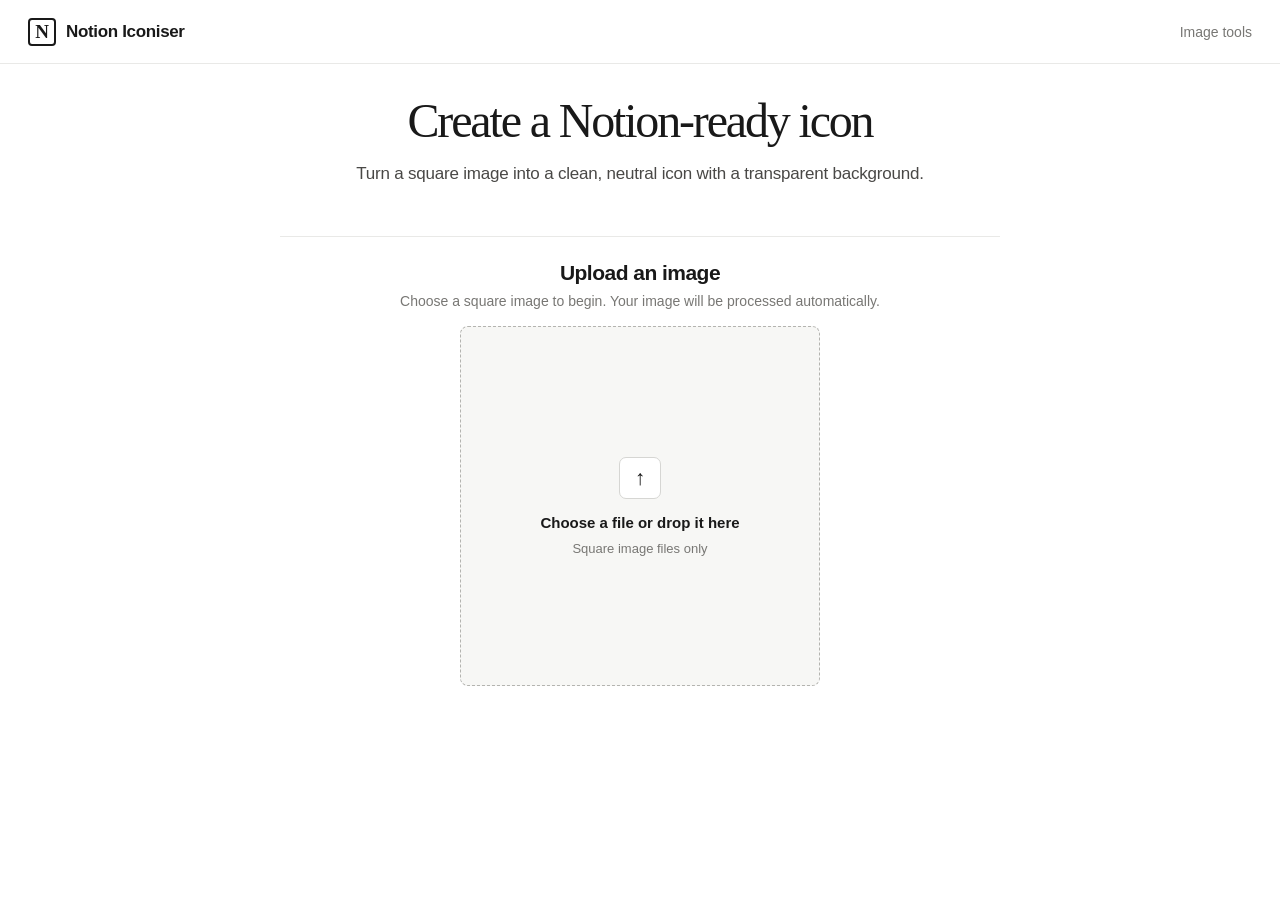
<file: index.html>
<!DOCTYPE html>
<html lang="en">
<head>
    <meta charset="UTF-8">
    <meta name="viewport" content="width=device-width, initial-scale=1.0">
    <title>Notion Iconiser</title>
    <link rel="stylesheet" href="assets/styles/main.css">
</head>
<body>
    <header class="site-header">
        <a class="brand" href="index.html"><span class="brand-mark">N</span><span>Notion Iconiser</span></a>
        <span class="header-label">Image tools</span>
    </header>
    <main class="page-shell">
        <article class="content">
            <h1 id="pageTitle">Create a Notion-ready icon</h1>
            <p class="lede" id="pageDescription">Turn a square image into a clean, neutral icon with a transparent background.</p>
            <div class="divider"></div>
            <section id="upload">
                <h2 class="section-title" id="sectionTitle">Upload an image</h2>
                <p class="section-copy" id="sectionDescription">Choose a square image to begin. Your image will be processed automatically.</p>
                <button class="upload-area" id="uploadButton" type="button">
                    <span class="upload-prompt" id="uploadPrompt">
                        <span class="upload-icon" aria-hidden="true">↑</span>
                        <span class="upload-title">Choose a file or drop it here</span>
                        <span class="upload-hint">Square image files only</span>
                    </span>
                    <img class="processing-image" id="processingImage" alt="Uploaded image preview" hidden>
                    <span class="processing-status" id="processingStatus" aria-live="polite" hidden></span>
                    <span class="error" id="errorMessage" hidden>Image must be a square</span>
                </button>
                <input type="file" id="imageInput" accept="image/*" hidden>
                <a class="primary-button result-download" id="resultDownload" download="iconised-image.png" hidden>Download image</a>
            </section>
        </article>
    </main>
    <script type="module" src="assets/scripts/app.js"></script>
</body>
</html>
</file>
<file: assets/styles/main.css>
:root {
    --ink: #191919;
    --muted: #787774;
    --line: #e9e9e7;
    --soft: #f7f7f5;
    --hover: #efefed;
    --blue: #2383e2;
    --red: #eb5757;
    --panel-size: 360px;
}

* { box-sizing: border-box; }

[hidden] { display: none !important; }

html, body { min-height: 100%; }

body {
    margin: 0;
    color: var(--ink);
    background: #fff;
    font-family: ui-sans-serif, -apple-system, BlinkMacSystemFont, "Segoe UI", Helvetica, Arial, sans-serif;
    -webkit-font-smoothing: antialiased;
}

button, input { font: inherit; }

.site-header {
    height: 64px;
    display: flex;
    align-items: center;
    justify-content: space-between;
    padding: 0 28px;
    border-bottom: 1px solid var(--line);
    background: rgba(255, 255, 255, .96);
}

.brand {
    display: inline-flex;
    align-items: center;
    gap: 10px;
    color: var(--ink);
    font-size: 17px;
    font-weight: 650;
    text-decoration: none;
    letter-spacing: -.02em;
}

.brand-mark {
    width: 28px;
    height: 28px;
    display: grid;
    place-items: center;
    border: 2px solid var(--ink);
    border-radius: 4px;
    font-family: Georgia, serif;
    font-size: 19px;
    font-weight: 700;
    line-height: 1;
}

.header-label { color: var(--muted); font-size: 14px; }

.page-shell {
    width: min(720px, calc(100% - 48px));
    margin: 0 auto;
    padding: 32px 0 48px;
}

.processing-mode .page-shell {
    min-height: calc(100vh - 64px);
    display: grid;
    place-items: center;
    padding-block: 24px;
}

.processing-mode .content { width: 100%; }

.processing-mode #pageTitle,
.processing-mode #pageDescription,
.processing-mode .divider,
.processing-mode #sectionTitle,
.processing-mode #sectionDescription {
    display: none;
}

.content {
    min-width: 0;
    text-align: center;
}

#pageTitle,
#pageDescription,
.divider,
#sectionTitle,
#sectionDescription {
    transition: opacity .35s ease, transform .35s ease;
}

#pageTitle.is-hidden,
#pageDescription.is-hidden,
.divider.is-hidden,
#sectionTitle.is-hidden,
#sectionDescription.is-hidden {
    opacity: 0;
    transform: translateY(-8px);
}

h1 {
    margin: 0;
    max-width: 650px;
    font-family: Georgia, "Times New Roman", serif;
    font-size: clamp(40px, 4.5vw, 48px);
    font-weight: 500;
    line-height: 1.05;
    letter-spacing: -.045em;
    margin-inline: auto;
}

.lede {
    max-width: 650px;
    min-height: 50px;
    margin: 16px 0 0;
    color: #494846;
    font-size: 17px;
    line-height: 1.45;
    letter-spacing: -.012em;
    margin-inline: auto;
}

.divider { height: 1px; margin: 24px 0; background: var(--line); }

.section-title {
    margin: 0 0 6px;
    font-size: 21px;
    font-weight: 650;
    letter-spacing: -.025em;
}

.section-copy { margin: 0 0 14px; color: var(--muted); font-size: 14px; line-height: 1.5; }

.upload-area {
    width: min(100%, var(--panel-size));
    aspect-ratio: 1;
    display: flex;
    flex-direction: column;
    align-items: center;
    justify-content: center;
    gap: 10px;
    padding: 38px;
    border: 1px dashed #b4b4b0;
    border-radius: 8px;
    color: var(--ink);
    background: var(--soft);
    cursor: pointer;
    position: relative;
    overflow: hidden;
    transition: background .3s ease, border-color .3s ease, transform .5s cubic-bezier(.2, .8, .2, 1);
    margin-inline: auto;
}

.upload-area:not(.is-processing):not(.is-complete):hover,
.upload-area.is-dragging:not(.is-processing):not(.is-complete) {
    border-color: var(--ink);
    background: var(--hover);
}

.upload-area.is-processing {
    border-style: solid;
    border-color: var(--line);
    background: #1f1f1f;
    cursor: default;
}

.upload-area.is-complete {
    border-style: solid;
    border-color: var(--line);
    cursor: default;
    transform: translateY(0);
    background-image: linear-gradient(45deg, #eee 25%, transparent 25%), linear-gradient(-45deg, #eee 25%, transparent 25%), linear-gradient(45deg, transparent 75%, #eee 75%), linear-gradient(-45deg, transparent 75%, #eee 75%);
    background-size: 18px 18px;
    background-position: 0 0, 0 9px, 9px -9px, -9px 0;
}

.upload-prompt {
    display: flex;
    flex-direction: column;
    align-items: center;
    gap: 10px;
}

.processing-image {
    position: absolute;
    inset: 0;
    width: 100%;
    height: 100%;
    object-fit: contain;
    opacity: .38;
    transition: opacity .3s ease, transform .3s ease;
}

.is-complete .processing-image { opacity: 1; }
.processing-image.is-changing { opacity: 0; transform: scale(.98); }

.processing-status {
    position: relative;
    z-index: 1;
    max-width: 80%;
    padding: 9px 13px;
    border-radius: 6px;
    color: #fff;
    background: rgba(25, 25, 25, .72);
    font-size: 14px;
    font-weight: 600;
    line-height: 1.4;
    backdrop-filter: blur(6px);
    transition: opacity .25s ease, transform .25s ease;
}

.processing-status.is-leaving { opacity: 0; transform: translateY(-5px); }

.loading-dots { display: inline-flex; margin-left: 1px; }

.loading-dots span {
    opacity: .25;
    animation: loading-dot 1.15s ease-in-out infinite;
}

.loading-dots span:nth-child(2) { animation-delay: .15s; }
.loading-dots span:nth-child(3) { animation-delay: .3s; }

@keyframes loading-dot {
    0%, 60%, 100% { opacity: .25; transform: translateY(0); }
    30% { opacity: 1; transform: translateY(-1px); }
}

.result-download {
    opacity: 0;
    transform: translateY(8px);
    transition: opacity .35s ease .15s, transform .35s ease .15s;
}

.result-download.is-visible { opacity: 1; transform: translateY(0); }

.upload-icon {
    width: 42px;
    height: 42px;
    display: grid;
    place-items: center;
    margin-bottom: 5px;
    border: 1px solid #d6d6d3;
    border-radius: 7px;
    background: #fff;
    font-size: 21px;
}

.upload-title { font-size: 15px; font-weight: 650; }
.upload-hint { color: var(--muted); font-size: 13px; }
.error { margin-top: 4px; color: var(--red); font-size: 13px; }

.primary-button {
    display: inline-flex;
    align-items: center;
    justify-content: center;
    min-height: 38px;
    margin-top: 14px;
    padding: 0 16px;
    border: 0;
    border-radius: 5px;
    color: #fff;
    background: var(--blue);
    box-shadow: inset 0 0 0 1px rgba(0,0,0,.1), 0 1px 2px rgba(0,0,0,.08);
    font-size: 14px;
    font-weight: 600;
    text-decoration: none;
    cursor: pointer;
}

.primary-button:hover { background: #1a73c9; }

@media (max-width: 760px) {
    .site-header { height: 58px; padding: 0 18px; }
    .header-label { display: none; }
    .page-shell { width: min(100% - 36px, 680px); padding: 32px 0 48px; }
    .processing-mode .page-shell { min-height: calc(100vh - 58px); padding-block: 20px; }
    h1 { font-size: 38px; }
    .lede { font-size: 16px; }
    .upload-area { padding: 28px 20px; }
}
</file>
